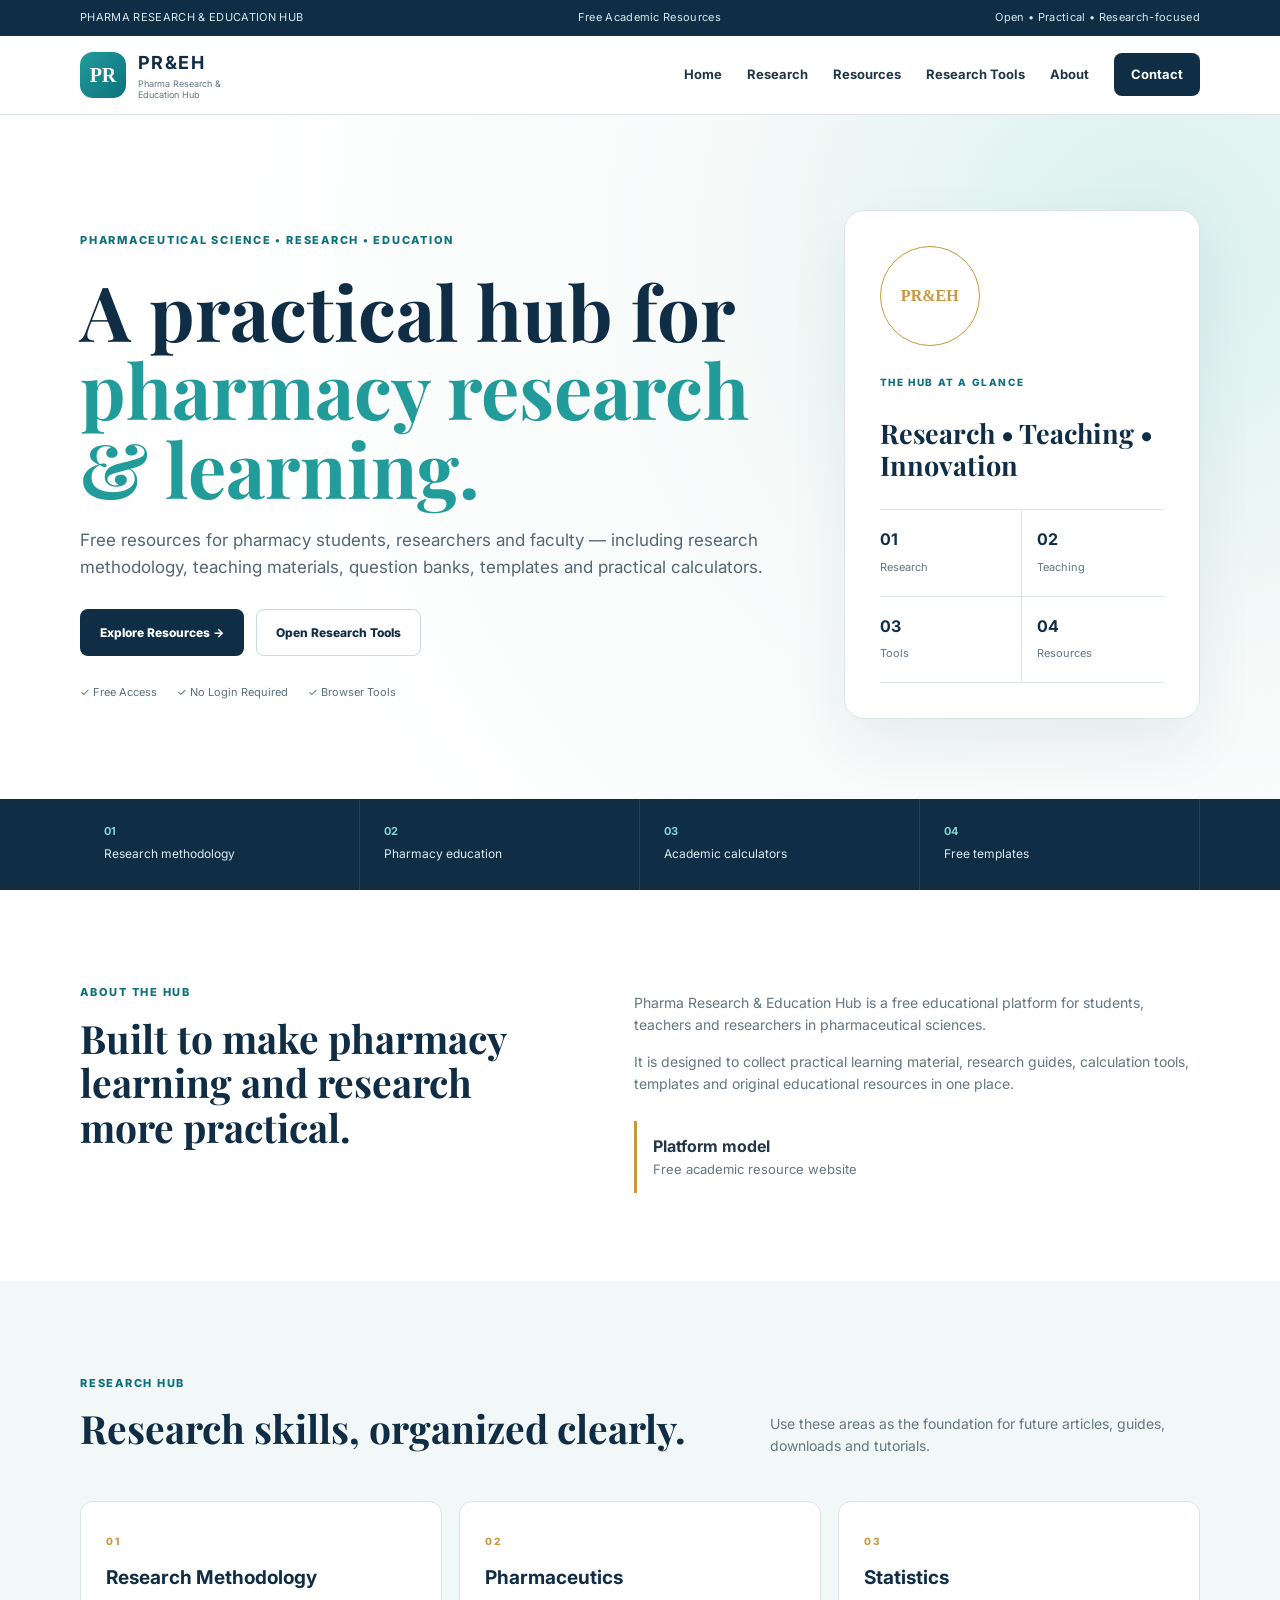
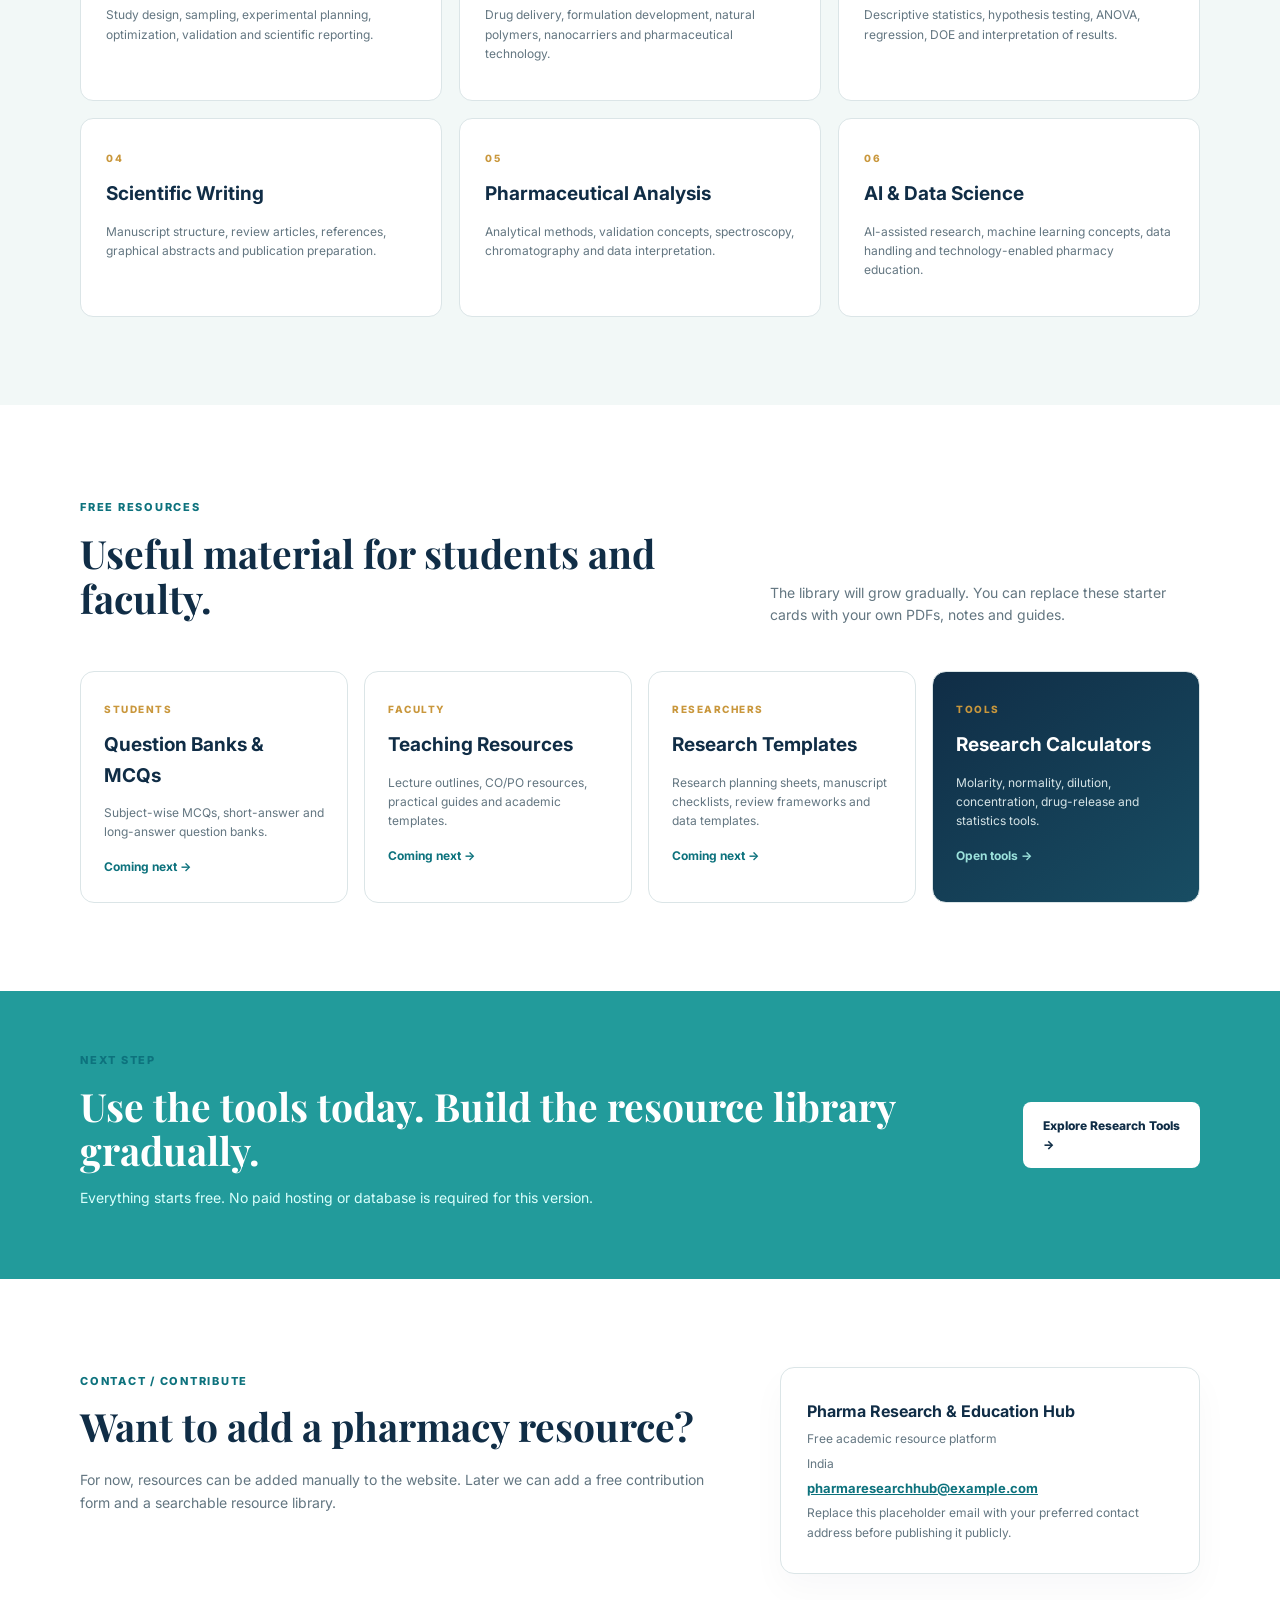
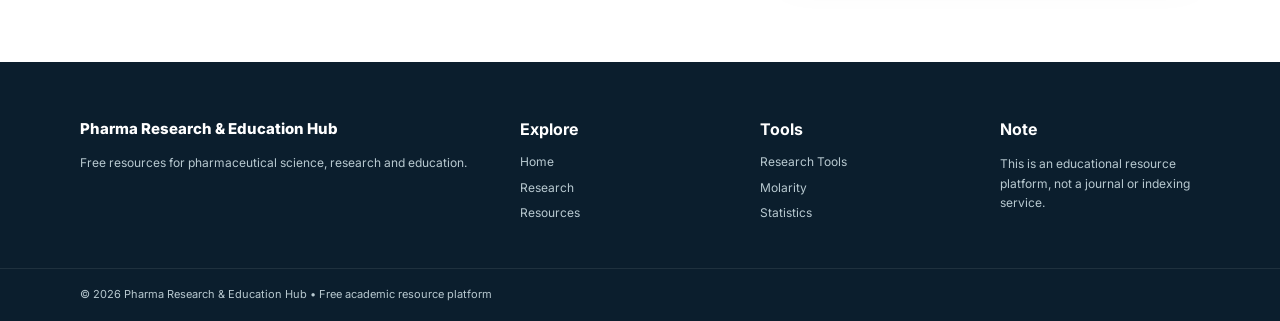
<file: index.html>
<!doctype html>
<html lang="en">
<head>
<meta charset="utf-8"><meta name="viewport" content="width=device-width,initial-scale=1">
<meta name="description" content="Pharma Research & Education Hub — free pharmacy research, teaching resources and browser-based academic tools.">
<title>Pharma Research & Education Hub</title>
<link rel="preconnect" href="https://fonts.googleapis.com"><link rel="preconnect" href="https://fonts.gstatic.com" crossorigin>
<link href="https://fonts.googleapis.com/css2?family=Inter:wght@400;500;600;700;800&family=Playfair+Display:wght@600;700&display=swap" rel="stylesheet">
<link rel="stylesheet" href="styles.css">
</head>
<body>
<div class="topbar"><div class="container topbar-inner"><span>PHARMA RESEARCH & EDUCATION HUB</span><span>Free Academic Resources</span><span>Open • Practical • Research-focused</span></div></div>
<header class="header"><div class="container nav-wrap"><a class="brand" href="index.html"><div class="brand-mark">PR</div><div><strong>PR&amp;EH</strong><small>Pharma Research &amp;<br>Education Hub</small></div></a><button class="menu" aria-label="Toggle navigation">☰</button>
<nav><a href="index.html">Home</a><a href="#research">Research</a><a href="#resources">Resources</a><a href="tools.html">Research Tools</a><a href="#about">About</a><a class="nav-submit" href="#contact">Contact</a></nav></div></header>
<main>
<section class="hero"><div class="container hero-grid"><div><span class="eyebrow">PHARMACEUTICAL SCIENCE • RESEARCH • EDUCATION</span><h1>A practical hub for <em>pharmacy research &amp; learning.</em></h1><p class="lead">Free resources for pharmacy students, researchers and faculty — including research methodology, teaching materials, question banks, templates and practical calculators.</p><div class="hero-actions"><a class="btn primary" href="#resources">Explore Resources →</a><a class="btn secondary" href="tools.html">Open Research Tools</a></div><div class="hero-meta"><span>✓ Free Access</span><span>✓ No Login Required</span><span>✓ Browser Tools</span></div></div><div class="hero-card"><div class="seal">PR&amp;EH</div><p class="card-kicker">THE HUB AT A GLANCE</p><h3>Research • Teaching • Innovation</h3><div class="stats"><div><b>01</b><span>Research</span></div><div><b>02</b><span>Teaching</span></div><div><b>03</b><span>Tools</span></div><div><b>04</b><span>Resources</span></div></div></div></div></section>
<section class="trust"><div class="container trust-grid"><div><b>01</b><span>Research methodology</span></div><div><b>02</b><span>Pharmacy education</span></div><div><b>03</b><span>Academic calculators</span></div><div><b>04</b><span>Free templates</span></div></div></section>
<section id="about" class="section"><div class="container two-col"><div><span class="eyebrow">ABOUT THE HUB</span><h2>Built to make pharmacy learning and research more practical.</h2></div><div><p>Pharma Research &amp; Education Hub is a free educational platform for students, teachers and researchers in pharmaceutical sciences.</p><p>It is designed to collect practical learning material, research guides, calculation tools, templates and original educational resources in one place.</p><div class="info-box"><strong>Platform model</strong><span>Free academic resource website</span></div></div></div></section>
<section id="research" class="section alt"><div class="container"><div class="section-head"><div><span class="eyebrow">RESEARCH HUB</span><h2>Research skills, organized clearly.</h2></div><p>Use these areas as the foundation for future articles, guides, downloads and tutorials.</p></div><div class="cards">
<div class="topic"><span>01</span><h3>Research Methodology</h3><p>Study design, sampling, experimental planning, optimization, validation and scientific reporting.</p></div>
<div class="topic"><span>02</span><h3>Pharmaceutics</h3><p>Drug delivery, formulation development, natural polymers, nanocarriers and pharmaceutical technology.</p></div>
<div class="topic"><span>03</span><h3>Statistics</h3><p>Descriptive statistics, hypothesis testing, ANOVA, regression, DOE and interpretation of results.</p></div>
<div class="topic"><span>04</span><h3>Scientific Writing</h3><p>Manuscript structure, review articles, references, graphical abstracts and publication preparation.</p></div>
<div class="topic"><span>05</span><h3>Pharmaceutical Analysis</h3><p>Analytical methods, validation concepts, spectroscopy, chromatography and data interpretation.</p></div>
<div class="topic"><span>06</span><h3>AI &amp; Data Science</h3><p>AI-assisted research, machine learning concepts, data handling and technology-enabled pharmacy education.</p></div>
</div></div></section>
<section id="resources" class="section"><div class="container"><div class="section-head"><div><span class="eyebrow">FREE RESOURCES</span><h2>Useful material for students and faculty.</h2></div><p>The library will grow gradually. You can replace these starter cards with your own PDFs, notes and guides.</p></div><div class="resource-grid">
<a class="resource-card" href="#contact"><span>STUDENTS</span><h3>Question Banks &amp; MCQs</h3><p>Subject-wise MCQs, short-answer and long-answer question banks.</p><b>Coming next →</b></a>
<a class="resource-card" href="#contact"><span>FACULTY</span><h3>Teaching Resources</h3><p>Lecture outlines, CO/PO resources, practical guides and academic templates.</p><b>Coming next →</b></a>
<a class="resource-card" href="#contact"><span>RESEARCHERS</span><h3>Research Templates</h3><p>Research planning sheets, manuscript checklists, review frameworks and data templates.</p><b>Coming next →</b></a>
<a class="resource-card featured-resource" href="tools.html"><span>TOOLS</span><h3>Research Calculators</h3><p>Molarity, normality, dilution, concentration, drug-release and statistics tools.</p><b>Open tools →</b></a>
</div></div></section>
<section class="section cta"><div class="container cta-inner"><div><span class="eyebrow">NEXT STEP</span><h2>Use the tools today. Build the resource library gradually.</h2><p>Everything starts free. No paid hosting or database is required for this version.</p></div><a class="btn light" href="tools.html">Explore Research Tools →</a></div></section>
<section id="contact" class="section"><div class="container contact-panel"><div><span class="eyebrow">CONTACT / CONTRIBUTE</span><h2>Want to add a pharmacy resource?</h2><p>For now, resources can be added manually to the website. Later we can add a free contribution form and a searchable resource library.</p></div><div class="contact-card"><strong>Pharma Research &amp; Education Hub</strong><span>Free academic resource platform</span><span>India</span><a href="mailto:pharmaresearchhub@example.com">pharmaresearchhub@example.com</a><small>Replace this placeholder email with your preferred contact address before publishing it publicly.</small></div></div></section>
</main>
<footer><div class="container footer-grid"><div><div class="footer-brand">Pharma Research &amp; Education Hub</div><p>Free resources for pharmaceutical science, research and education.</p></div><div><h4>Explore</h4><a href="index.html">Home</a><a href="#research">Research</a><a href="#resources">Resources</a></div><div><h4>Tools</h4><a href="tools.html">Research Tools</a><a href="tools.html#molarity">Molarity</a><a href="tools.html#statistics">Statistics</a></div><div><h4>Note</h4><p>This is an educational resource platform, not a journal or indexing service.</p></div></div><div class="copyright"><div class="container">© 2026 Pharma Research &amp; Education Hub • Free academic resource platform</div></div></footer>
<script src="script.js"></script>
</body></html>
</file>
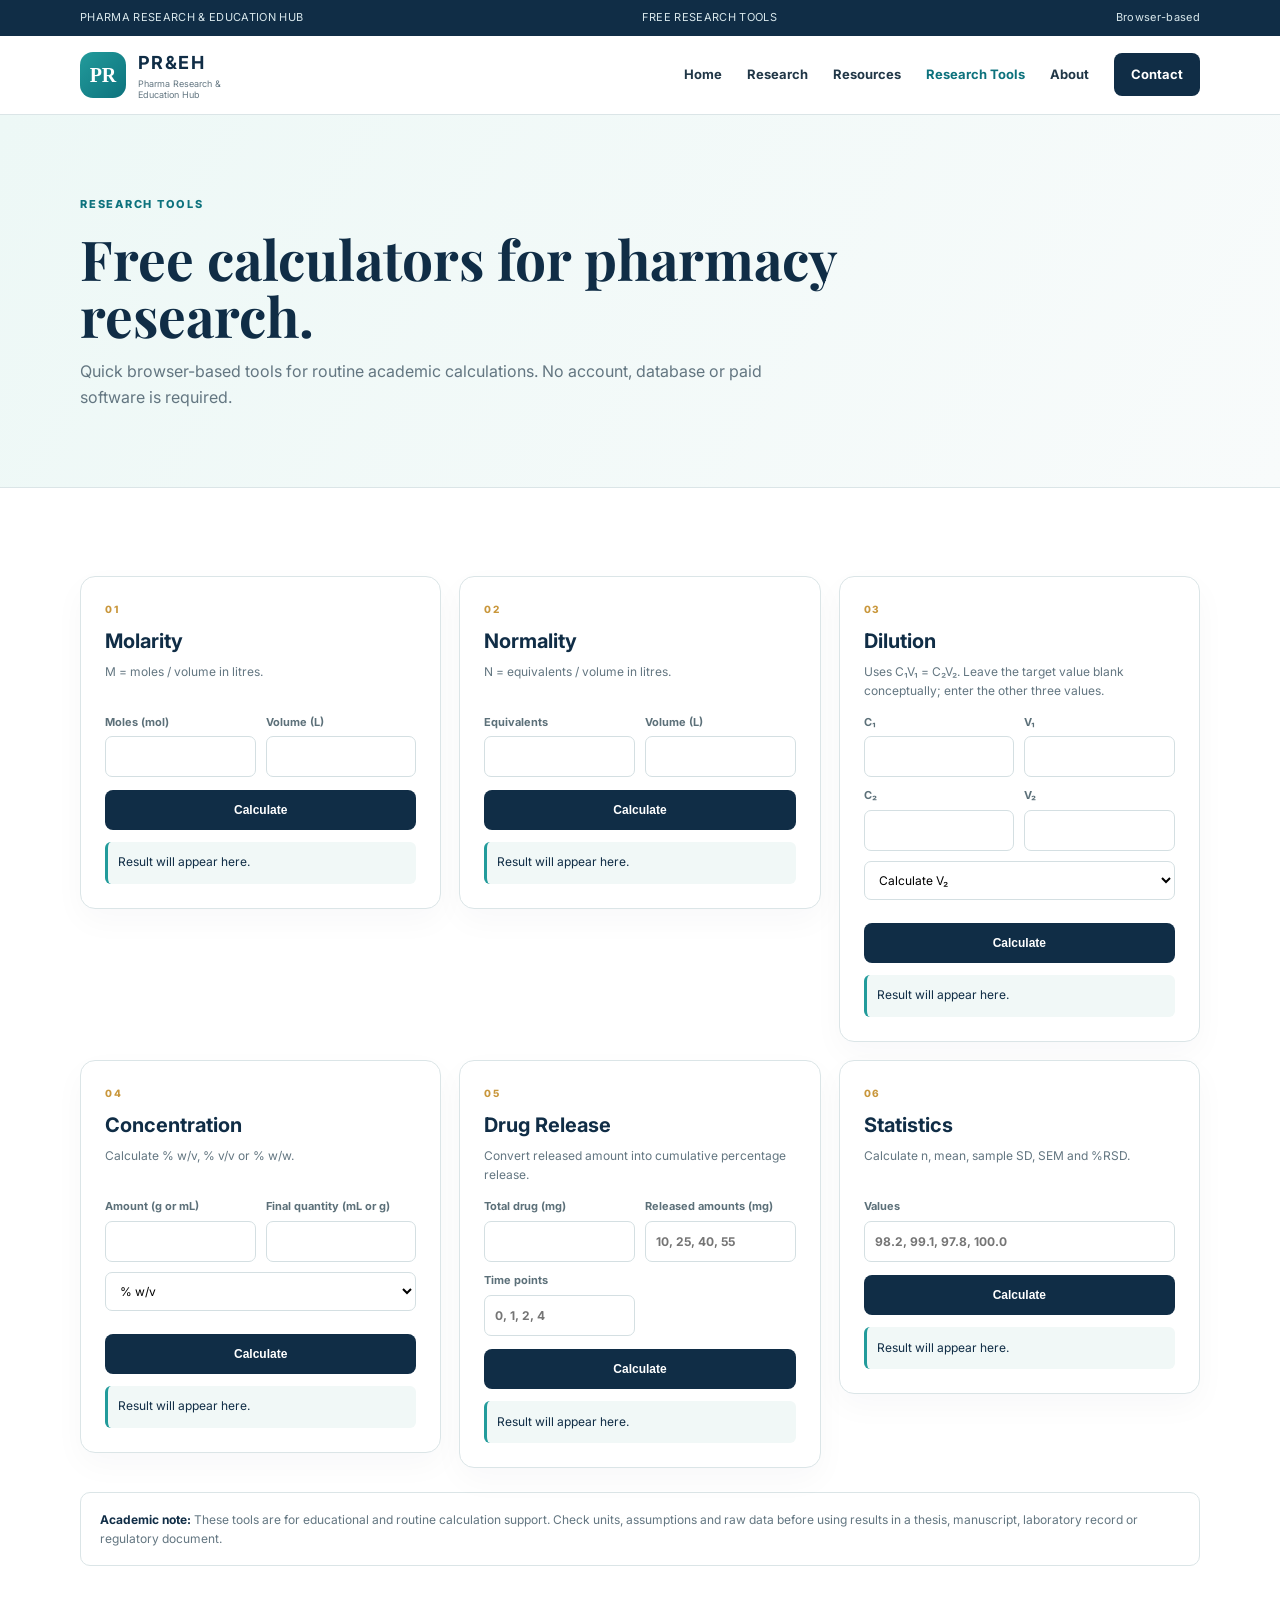
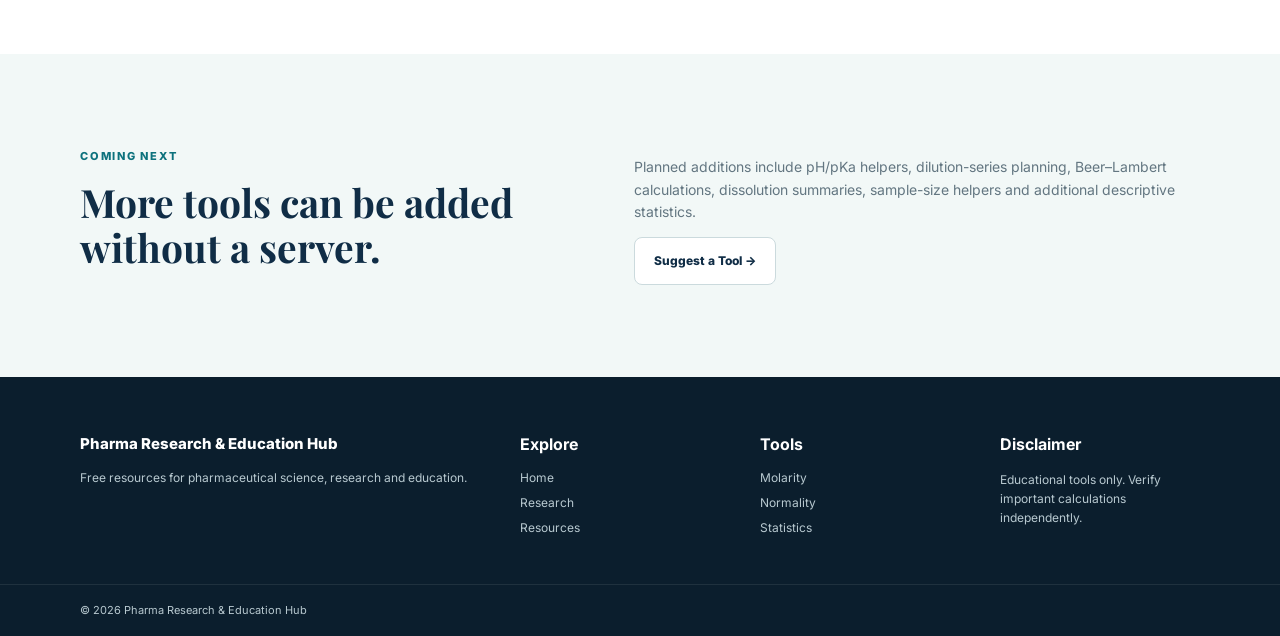
<file: tools.html>
<!doctype html><html lang="en"><head><meta charset="utf-8"><meta name="viewport" content="width=device-width,initial-scale=1"><meta name="description" content="Free pharmacy and research calculators from Pharma Research & Education Hub."><title>Research Tools | Pharma Research & Education Hub</title><link rel="preconnect" href="https://fonts.googleapis.com"><link rel="preconnect" href="https://fonts.gstatic.com" crossorigin><link href="https://fonts.googleapis.com/css2?family=Inter:wght@400;500;600;700;800&family=Playfair+Display:wght@600;700&display=swap" rel="stylesheet"><link rel="stylesheet" href="styles.css"></head><body>
<div class="topbar"><div class="container topbar-inner"><span>PHARMA RESEARCH & EDUCATION HUB</span><span>FREE RESEARCH TOOLS</span><span>Browser-based</span></div></div>
<header class="header"><div class="container nav-wrap"><a class="brand" href="index.html"><div class="brand-mark">PR</div><div><strong>PR&amp;EH</strong><small>Pharma Research &amp;<br>Education Hub</small></div></a><button class="menu" aria-label="Toggle navigation">☰</button><nav><a href="index.html">Home</a><a href="index.html#research">Research</a><a href="index.html#resources">Resources</a><a class="active" href="tools.html">Research Tools</a><a href="index.html#about">About</a><a class="nav-submit" href="index.html#contact">Contact</a></nav></div></header>
<main><section class="page-hero"><div class="container"><span class="eyebrow">RESEARCH TOOLS</span><h1>Free calculators for pharmacy research.</h1><p>Quick browser-based tools for routine academic calculations. No account, database or paid software is required.</p></div></section>
<section class="section"><div class="container"><div class="tool-grid tool-grid-large">
<div id="molarity" class="tool-card"><div class="tool-number">01</div><h3>Molarity</h3><p>M = moles / volume in litres.</p><div class="tool-fields"><label>Moles (mol)<input id="mol-moles" type="number" step="any"></label><label>Volume (L)<input id="mol-volume" type="number" step="any"></label></div><button class="btn primary tool-btn" data-tool="molarity">Calculate</button><div class="tool-result" id="result-molarity">Result will appear here.</div></div>
<div id="normality" class="tool-card"><div class="tool-number">02</div><h3>Normality</h3><p>N = equivalents / volume in litres.</p><div class="tool-fields"><label>Equivalents<input id="norm-eq" type="number" step="any"></label><label>Volume (L)<input id="norm-volume" type="number" step="any"></label></div><button class="btn primary tool-btn" data-tool="normality">Calculate</button><div class="tool-result" id="result-normality">Result will appear here.</div></div>
<div id="dilution" class="tool-card"><div class="tool-number">03</div><h3>Dilution</h3><p>Uses C₁V₁ = C₂V₂. Leave the target value blank conceptually; enter the other three values.</p><div class="tool-fields"><label>C₁<input id="d-c1" type="number" step="any"></label><label>V₁<input id="d-v1" type="number" step="any"></label><label>C₂<input id="d-c2" type="number" step="any"></label><label>V₂<input id="d-v2" type="number" step="any"></label></div><select id="d-target"><option value="v1">Calculate V₁</option><option value="v2" selected>Calculate V₂</option><option value="c1">Calculate C₁</option><option value="c2">Calculate C₂</option></select><button class="btn primary tool-btn" data-tool="dilution">Calculate</button><div class="tool-result" id="result-dilution">Result will appear here.</div></div>
<div id="percentage" class="tool-card"><div class="tool-number">04</div><h3>Concentration</h3><p>Calculate % w/v, % v/v or % w/w.</p><div class="tool-fields"><label>Amount (g or mL)<input id="pct-amount" type="number" step="any"></label><label>Final quantity (mL or g)<input id="pct-total" type="number" step="any"></label></div><select id="pct-type"><option value="wv">% w/v</option><option value="vv">% v/v</option><option value="ww">% w/w</option></select><button class="btn primary tool-btn" data-tool="percentage">Calculate</button><div class="tool-result" id="result-percentage">Result will appear here.</div></div>
<div id="release" class="tool-card"><div class="tool-number">05</div><h3>Drug Release</h3><p>Convert released amount into cumulative percentage release.</p><div class="tool-fields"><label>Total drug (mg)<input id="release-total" type="number" step="any"></label><label>Released amounts (mg)<input id="release-values" type="text" placeholder="10, 25, 40, 55"></label><label>Time points<input id="release-times" type="text" placeholder="0, 1, 2, 4"></label></div><button class="btn primary tool-btn" data-tool="release">Calculate</button><div class="tool-result result-wide" id="result-release">Result will appear here.</div></div>
<div id="statistics" class="tool-card"><div class="tool-number">06</div><h3>Statistics</h3><p>Calculate n, mean, sample SD, SEM and %RSD.</p><label>Values<input id="stats-values" type="text" placeholder="98.2, 99.1, 97.8, 100.0"></label><button class="btn primary tool-btn" data-tool="stats">Calculate</button><div class="tool-result result-wide" id="result-stats">Result will appear here.</div></div>
</div><div class="tool-note"><strong>Academic note:</strong> These tools are for educational and routine calculation support. Check units, assumptions and raw data before using results in a thesis, manuscript, laboratory record or regulatory document.</div></div></section>
<section class="section alt"><div class="container two-col"><div><span class="eyebrow">COMING NEXT</span><h2>More tools can be added without a server.</h2></div><div><p>Planned additions include pH/pKa helpers, dilution-series planning, Beer–Lambert calculations, dissolution summaries, sample-size helpers and additional descriptive statistics.</p><a class="btn secondary" href="index.html#contact">Suggest a Tool →</a></div></div></section></main>
<footer><div class="container footer-grid"><div><div class="footer-brand">Pharma Research &amp; Education Hub</div><p>Free resources for pharmaceutical science, research and education.</p></div><div><h4>Explore</h4><a href="index.html">Home</a><a href="index.html#research">Research</a><a href="index.html#resources">Resources</a></div><div><h4>Tools</h4><a href="tools.html#molarity">Molarity</a><a href="tools.html#normality">Normality</a><a href="tools.html#statistics">Statistics</a></div><div><h4>Disclaimer</h4><p>Educational tools only. Verify important calculations independently.</p></div></div><div class="copyright"><div class="container">© 2026 Pharma Research &amp; Education Hub</div></div></footer><script src="script.js"></script></body></html>
</file>
<file: styles.css>
:root{--navy:#102d46;--teal:#229b9b;--teal2:#0d727d;--gold:#c9973c;--ink:#213747;--muted:#637681;--line:#dbe5e7;--paper:#fff;--soft:#f2f8f7}*{box-sizing:border-box}html{scroll-behavior:smooth}body{margin:0;color:var(--ink);font-family:Inter,Arial,sans-serif;background:#fff;line-height:1.6}.container{width:min(1120px,calc(100% - 40px));margin:auto}.topbar{background:var(--navy);color:#d8e7eb;font-size:11px;letter-spacing:.03em}.topbar-inner{display:flex;justify-content:space-between;padding:9px 0}.header{background:#fff;border-bottom:1px solid var(--line);position:sticky;top:0;z-index:20}.nav-wrap{min-height:78px;display:flex;align-items:center;justify-content:space-between;position:relative}.brand{display:flex;align-items:center;gap:12px;text-decoration:none;color:var(--navy)}.brand-mark{width:46px;height:46px;border-radius:13px;background:linear-gradient(135deg,var(--teal),var(--teal2));display:grid;place-items:center;color:#fff;font-family:Georgia,serif;font-weight:700;font-size:20px}.brand strong{display:block;font-size:18px;letter-spacing:.08em}.brand small{display:block;color:var(--muted);font-size:9px;line-height:1.25}nav{display:flex;align-items:center;gap:25px}nav a{color:var(--ink);font-size:13px;font-weight:700;text-decoration:none}nav a:hover,nav a.active{color:var(--teal2)}.nav-submit{background:var(--navy);color:#fff!important;padding:11px 17px;border-radius:8px}.menu{display:none;border:0;background:none;font-size:25px;color:var(--navy)}.hero{background:radial-gradient(circle at 90% 20%,#d9f0ed 0,#f6faf9 34%,#fff 75%);padding:95px 0 80px}.hero-grid{display:grid;grid-template-columns:1.45fr .75fr;gap:75px;align-items:center}.eyebrow{font-size:11px;letter-spacing:.16em;color:var(--teal2);font-weight:800}.hero h1,.page-hero h1{font:700 clamp(45px,6vw,76px)/1.03 'Playfair Display',Georgia,serif;color:var(--navy);margin:20px 0}.hero h1 em{color:var(--teal);font-style:normal}.lead{font-size:17px;color:#526773;max-width:720px}.hero-actions{display:flex;gap:12px;margin:28px 0}.btn{display:inline-block;padding:13px 19px;border-radius:8px;text-decoration:none;font-weight:800;font-size:12px;border:1px solid transparent;cursor:pointer}.primary{background:var(--navy);color:#fff}.primary:hover{background:#183f5e}.secondary{background:#fff;border-color:#cbdadd;color:var(--navy)}.light{background:#fff;color:var(--navy)}.hero-meta{display:flex;gap:20px;color:#5b707b;font-size:11px}.hero-card{background:#fff;border:1px solid var(--line);border-radius:20px;padding:35px;box-shadow:0 25px 60px #102d4612}.seal{width:100px;height:100px;border:1px solid var(--gold);border-radius:50%;display:grid;place-items:center;color:var(--gold);font-family:Georgia,serif;font-weight:700;margin-bottom:28px}.card-kicker{font-size:10px;letter-spacing:.16em;color:var(--teal2);font-weight:800}.hero-card h3{font:700 27px/1.2 'Playfair Display',serif;color:var(--navy)}.stats{display:grid;grid-template-columns:1fr 1fr;border-top:1px solid var(--line);margin-top:28px}.stats div{padding:17px 0;border-bottom:1px solid var(--line)}.stats div:nth-child(odd){border-right:1px solid var(--line);padding-right:15px}.stats div:nth-child(even){padding-left:15px}.stats b{display:block;color:var(--navy)}.stats span{font-size:11px;color:var(--muted)}.trust{background:var(--navy);color:#dcebef}.trust-grid{display:grid;grid-template-columns:repeat(4,1fr)}.trust-grid div{padding:24px;border-right:1px solid #ffffff18}.trust-grid b{display:block;color:#83d3ce;font-size:11px}.trust-grid span{font-size:12px}.section{padding:88px 0}.alt{background:var(--soft)}.two-col{display:grid;grid-template-columns:.9fr 1.1fr;gap:90px}.section h2{font:700 39px/1.15 'Playfair Display',serif;color:var(--navy);margin:12px 0 20px}.section p{color:var(--muted);font-size:14px}.info-box{border-left:3px solid var(--gold);padding:13px 16px;margin-top:25px}.info-box strong,.info-box span{display:block}.info-box span{color:var(--muted);font-size:13px}.section-head{display:flex;justify-content:space-between;gap:50px;align-items:end;margin-bottom:30px}.section-head>p{max-width:430px}.cards{display:grid;grid-template-columns:repeat(3,1fr);gap:17px}.topic{background:#fff;border:1px solid var(--line);border-radius:13px;padding:25px}.topic span,.resource-card span{font-size:10px;letter-spacing:.15em;color:var(--gold);font-weight:800}.topic h3,.resource-card h3{color:var(--navy);margin:10px 0 5px;font-size:19px}.topic p,.resource-card p{font-size:12px}.resource-grid{display:grid;grid-template-columns:repeat(4,1fr);gap:16px}.resource-card{display:block;border:1px solid var(--line);border-radius:14px;padding:23px;text-decoration:none;background:#fff}.resource-card b{font-size:12px;color:var(--teal2)}.featured-resource{background:linear-gradient(145deg,var(--navy),#184d63);color:#fff}.featured-resource h3{color:#fff}.featured-resource p{color:#d5e3e6}.featured-resource b{color:#9ce2dc}.cta{background:var(--teal);color:#fff;padding:55px 0}.cta h2{color:#fff;margin-bottom:10px}.cta p{color:#d9fffc}.cta-inner{display:flex;justify-content:space-between;align-items:center;gap:30px}.contact-panel{display:grid;grid-template-columns:1.2fr .8fr;gap:70px;align-items:start}.contact-card{border:1px solid var(--line);border-radius:14px;padding:26px;background:#fff;box-shadow:0 15px 35px #102d4608}.contact-card>*{display:block;margin:5px 0}.contact-card strong{color:var(--navy)}.contact-card span,.contact-card small{color:var(--muted);font-size:12px}.contact-card a{color:var(--teal2);font-size:13px;font-weight:700}footer{background:#0b1e2d;color:#b8c9d0;padding:55px 0 0}.footer-grid{display:grid;grid-template-columns:2fr 1fr 1fr 1fr;gap:40px;padding-bottom:40px}.footer-brand{color:#fff;font-weight:800;font-size:15px}.footer-grid h4{color:#fff;margin:0 0 10px}.footer-grid a{display:block;color:#b8c9d0;text-decoration:none;font-size:12px;margin:6px 0}.footer-grid p{font-size:12px}.copyright{border-top:1px solid #ffffff15;padding:17px 0;font-size:11px}.page-hero{background:linear-gradient(120deg,#edf8f6,#f8fbfb);padding:75px 0 60px;border-bottom:1px solid var(--line)}.page-hero h1{font-size:55px;max-width:780px;margin:15px 0}.page-hero p{font-size:16px;color:var(--muted);max-width:700px}.tool-grid{display:grid;grid-template-columns:repeat(3,1fr);gap:18px}.tool-grid-large{align-items:start}.tool-card{background:#fff;border:1px solid var(--line);border-radius:15px;padding:24px;box-shadow:0 12px 32px #102d4608}.tool-number{font-size:10px;letter-spacing:.15em;color:var(--gold);font-weight:800}.tool-card h3{margin:8px 0 5px;color:var(--navy);font-size:20px}.tool-card p{font-size:12px;min-height:40px;margin-top:0}.tool-fields{display:grid;grid-template-columns:1fr 1fr;gap:10px}.tool-card label{display:block;color:#5c7079;font-size:11px;font-weight:700}.tool-card input,.tool-card select{display:block;width:100%;box-sizing:border-box;margin-top:5px;border:1px solid #d4dfe2;border-radius:7px;padding:10px;font:inherit;font-size:12px;background:#fff}.tool-card>select{margin:10px 0}.tool-btn{margin-top:13px;width:100%;border:0}.tool-result{margin-top:12px;min-height:42px;background:#f1f8f7;border-left:3px solid var(--teal);padding:10px;border-radius:6px;color:var(--navy);font-size:12px}.result-wide{line-height:1.75}.tool-note{margin-top:24px;padding:17px 19px;background:#fff;border:1px solid var(--line);border-radius:10px;color:var(--muted);font-size:12px}.tool-note strong{color:var(--navy)}.hidden{display:none}@media(max-width:950px){nav{display:none}.menu{display:block}.nav-wrap.open nav{display:flex;position:absolute;top:78px;left:0;right:0;background:#fff;flex-direction:column;align-items:flex-start;padding:20px;border-bottom:1px solid var(--line);box-shadow:0 12px 25px #102d4610}.hero-grid,.two-col,.contact-panel{grid-template-columns:1fr;gap:40px}.cards,.tool-grid{grid-template-columns:1fr 1fr}.resource-grid{grid-template-columns:1fr 1fr}.trust-grid{grid-template-columns:1fr 1fr}.footer-grid{grid-template-columns:1fr 1fr}}@media(max-width:600px){.topbar-inner{display:none}.container{width:min(100% - 28px,1120px)}.hero{padding:60px 0}.hero h1{font-size:45px}.hero-actions,.hero-meta,.cta-inner{flex-direction:column;align-items:flex-start}.section{padding:62px 0}.section h2{font-size:32px}.section-head{flex-direction:column;align-items:flex-start;gap:10px}.cards,.tool-grid,.resource-grid,.trust-grid,.footer-grid{grid-template-columns:1fr}.tool-fields{grid-template-columns:1fr}.page-hero h1{font-size:43px}}
</file>
